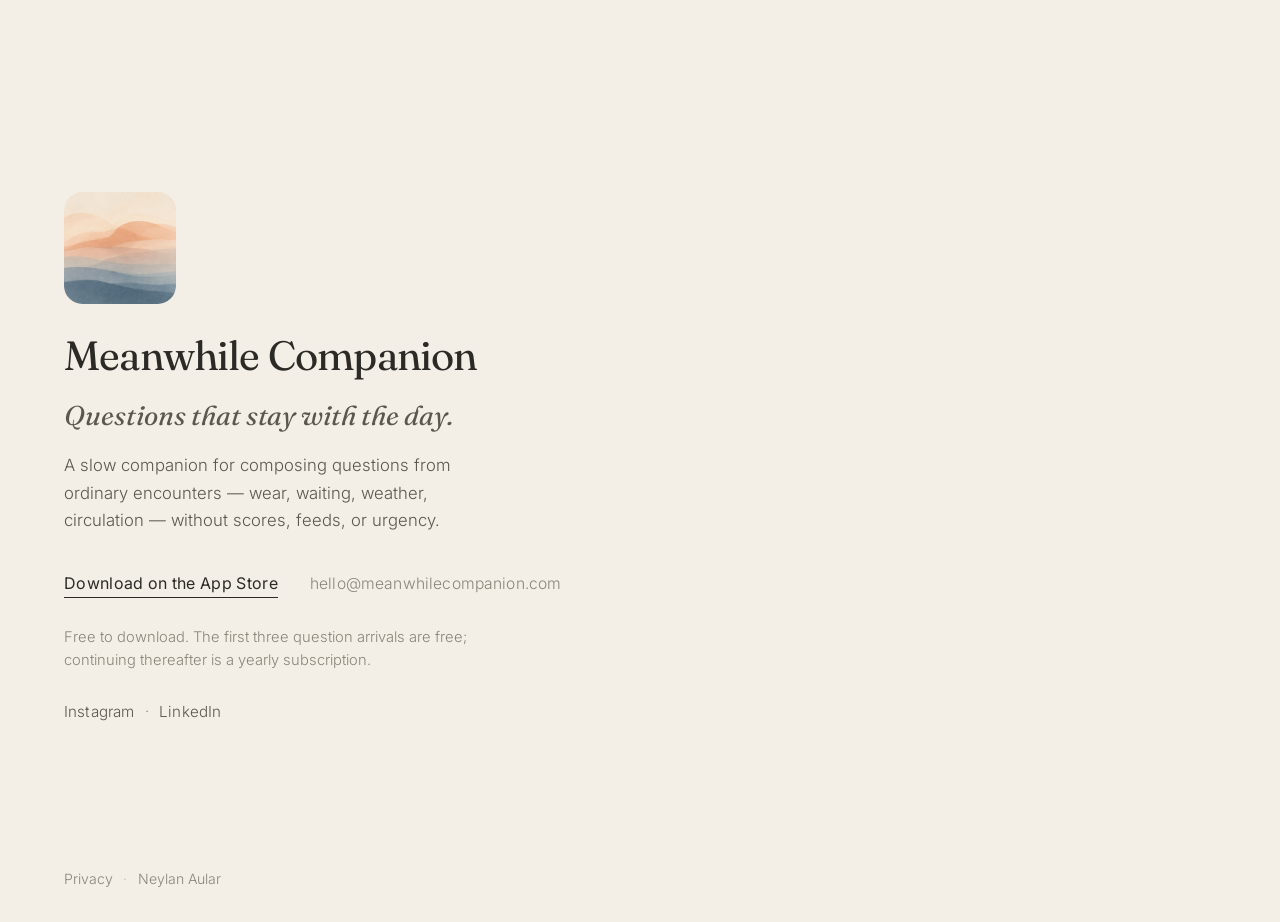
<file: index.html>
<!DOCTYPE html>
<html lang="en">
<head>
  <meta charset="UTF-8" />
  <meta name="viewport" content="width=device-width, initial-scale=1.0" />
  <title>Meanwhile Companion</title>
  <meta name="description" content="Meanwhile Companion — a slow practice of composing questions from ordinary encounters." />
  <meta name="author" content="Neylan Aular" />
  <meta name="robots" content="index, follow" />
  <link rel="canonical" href="https://meanwhilecompanion.com/" />
  <link rel="icon" href="favicon.svg" type="image/svg+xml" />

  <meta property="og:type" content="website" />
  <meta property="og:site_name" content="Meanwhile Companion" />
  <meta property="og:title" content="Meanwhile Companion" />
  <meta property="og:description" content="A slow practice of composing questions from ordinary encounters." />
  <meta property="og:url" content="https://meanwhilecompanion.com/" />
  <meta property="og:image" content="https://meanwhilecompanion.com/social/og-1200x630.png" />
  <meta name="twitter:card" content="summary_large_image" />
  <meta name="twitter:title" content="Meanwhile Companion" />
  <meta name="twitter:description" content="A slow practice of composing questions from ordinary encounters." />
  <meta name="twitter:image" content="https://meanwhilecompanion.com/social/og-1200x630.png" />

  <link rel="preconnect" href="https://fonts.googleapis.com" />
  <link rel="preconnect" href="https://fonts.gstatic.com" crossorigin />
  <link href="https://fonts.googleapis.com/css2?family=Fraunces:ital,opsz,wght@0,9..144,400;0,9..144,500;1,9..144,400&family=Inter:wght@300;400;500&display=swap" rel="stylesheet" />
  <link rel="stylesheet" href="styles.css" />
</head>
<body>
  <a class="skip" href="#main">Skip to content</a>

  <main id="main" class="stage">
    <img
      class="logo"
      src="social/layers.jpg"
      alt=""
      width="112"
      height="112"
    />

    <p class="brand">Meanwhile Companion</p>
    <h1 class="headline">Questions that stay with the day.</h1>
    <p class="support">
      A slow companion for composing questions from ordinary encounters —
      wear, waiting, weather, circulation — without scores, feeds, or urgency.
    </p>

    <div class="actions">
      <a
        class="cta"
        id="app-store"
        href="https://apps.apple.com/app/id6791992091"
        rel="noopener noreferrer"
        target="_blank"
      >
        Download on the App Store
      </a>
      <a class="cta-faint" href="mailto:hello@meanwhilecompanion.com">hello@meanwhilecompanion.com</a>
    </div>

    <p class="note">
      Free to download. The first three question arrivals are free; continuing thereafter is a yearly subscription.
    </p>

    <nav class="social" aria-label="Elsewhere">
      <a href="https://www.instagram.com/meanwhilecompanion/" rel="noopener noreferrer" target="_blank">Instagram</a>
      <span class="sep" aria-hidden="true">·</span>
      <a href="https://www.linkedin.com/company/meanwhile-companion" rel="noopener noreferrer" target="_blank">LinkedIn</a>
    </nav>
  </main>

  <footer class="foot">
    <a href="/privacy.html">Privacy</a>
    <span class="sep" aria-hidden="true">·</span>
    <a href="https://neylanaular.com/">Neylan Aular</a>
  </footer>
</body>
</html>
</file>
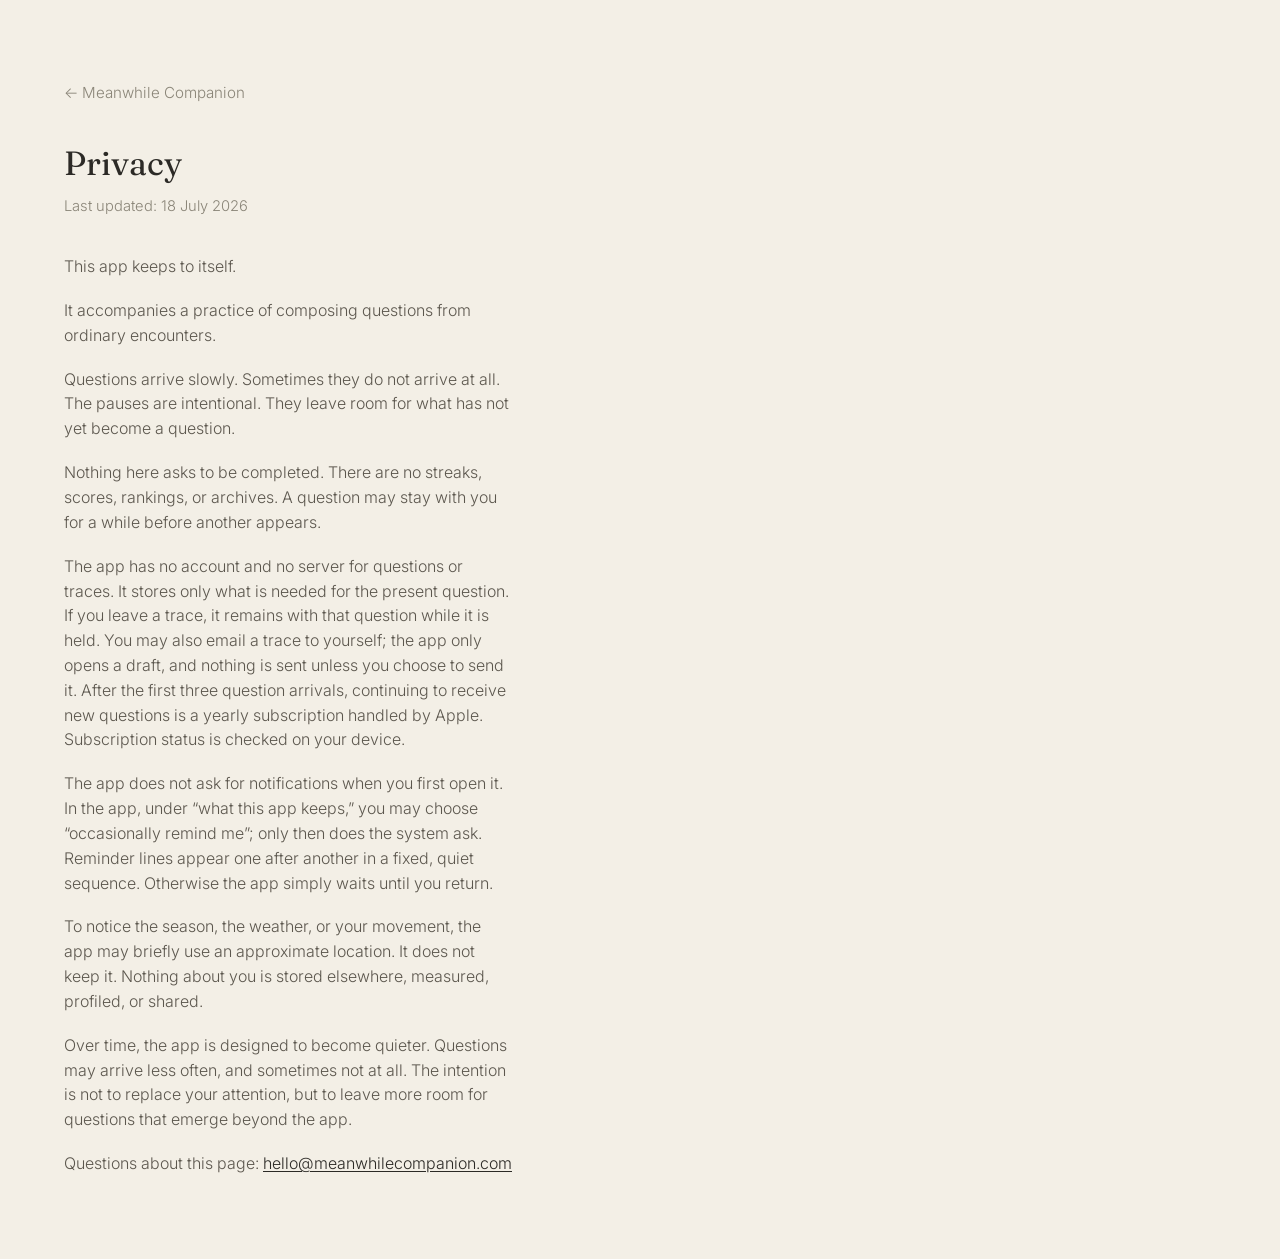
<file: privacy.html>
<!DOCTYPE html>
<html lang="en">
<head>
  <meta charset="UTF-8" />
  <meta name="viewport" content="width=device-width, initial-scale=1.0" />
  <title>Meanwhile Companion — Privacy</title>
  <meta name="description" content="Privacy note for Meanwhile Companion." />
  <meta name="robots" content="index, follow" />
  <link rel="canonical" href="https://meanwhilecompanion.com/privacy.html" />
  <link rel="icon" href="favicon.svg" type="image/svg+xml" />
  <link rel="preconnect" href="https://fonts.googleapis.com" />
  <link rel="preconnect" href="https://fonts.gstatic.com" crossorigin />
  <link href="https://fonts.googleapis.com/css2?family=Fraunces:ital,opsz,wght@0,9..144,400;1,9..144,400&family=Inter:wght@300;400&display=swap" rel="stylesheet" />
  <link rel="stylesheet" href="styles.css" />
  <style>
    .legal {
      position: relative;
      z-index: 1;
      max-width: 36rem;
      padding: clamp(3rem, 8vw, 5rem) clamp(1.5rem, 6vw, 4rem) 4rem;
    }
    .legal h1 {
      font-family: var(--serif);
      font-weight: 400;
      font-size: clamp(1.6rem, 1.3rem + 1.2vw, 2.1rem);
      margin: 0 0 0.4rem;
    }
    .legal .meta {
      color: var(--faint);
      font-size: 0.92rem;
      margin: 0 0 2.25rem;
    }
    .legal p {
      color: var(--ink-soft);
      margin: 0 0 1.2rem;
      max-width: 32rem;
    }
    .legal a {
      color: var(--ink);
      text-decoration: underline;
      text-underline-offset: 0.15em;
    }
    .legal .back {
      display: inline-block;
      margin-bottom: 2rem;
      color: var(--faint);
      font-size: 0.95rem;
      text-decoration: none;
    }
    .legal .back:hover { color: var(--ink); }
  </style>
</head>
<body>
  <a class="skip" href="#main">Skip to content</a>
  <div class="atmosphere" aria-hidden="true"></div>
  <main id="main" class="legal">
    <a class="back" href="/">← Meanwhile Companion</a>
    <h1>Privacy</h1>
    <p class="meta">Last updated: 18 July 2026</p>

    <p>This app keeps to itself.</p>

    <p>It accompanies a practice of composing questions from ordinary encounters.</p>

    <p>
      Questions arrive slowly. Sometimes they do not arrive at all. The pauses are intentional.
      They leave room for what has not yet become a question.
    </p>

    <p>
      Nothing here asks to be completed. There are no streaks, scores, rankings, or archives.
      A question may stay with you for a while before another appears.
    </p>

    <p>
      The app has no account and no server for questions or traces. It stores only what is needed for the present question.
      If you leave a trace, it remains with that question while it is held. You may also email a
      trace to yourself; the app only opens a draft, and nothing is sent unless you choose to send it.
      After the first three question arrivals, continuing to receive new questions is a yearly subscription
      handled by Apple. Subscription status is checked on your device.
    </p>

    <p>
      The app does not ask for notifications when you first open it. In the app, under
      “what this app keeps,” you may choose “occasionally remind me”; only then does the
      system ask. Reminder lines appear one after another in a fixed, quiet sequence.
      Otherwise the app simply waits until you return.
    </p>

    <p>
      To notice the season, the weather, or your movement, the app may briefly use an approximate
      location. It does not keep it. Nothing about you is stored elsewhere, measured, profiled, or shared.
    </p>

    <p>
      Over time, the app is designed to become quieter. Questions may arrive less often, and sometimes
      not at all. The intention is not to replace your attention, but to leave more room for questions
      that emerge beyond the app.
    </p>

    <p>
      Questions about this page:
      <a href="mailto:hello@meanwhilecompanion.com">hello@meanwhilecompanion.com</a>
    </p>
  </main>
</body>
</html>
</file>
<file: styles.css>
/* Meanwhile Companion — public site
   Logo mark + type. No background image. */

:root {
  --paper: #f3efe6;
  --ink: #2c2a26;
  --ink-soft: #5c574e;
  --faint: #8a8578;
  --hairline: #dcd6c8;

  --serif: "Fraunces", Georgia, "Times New Roman", serif;
  --sans: "Inter", system-ui, -apple-system, sans-serif;
}

* { box-sizing: border-box; }

html, body {
  margin: 0;
  min-height: 100%;
}

body {
  font-family: var(--sans);
  font-weight: 300;
  color: var(--ink);
  background: var(--paper);
  line-height: 1.55;
  -webkit-font-smoothing: antialiased;
}

.skip {
  position: absolute;
  left: -999px;
  top: 0;
  background: var(--ink);
  color: var(--paper);
  padding: 0.5rem 1rem;
  z-index: 10;
}
.skip:focus { left: 1rem; top: 1rem; }

.stage {
  min-height: 100vh;
  min-height: 100dvh;
  display: flex;
  flex-direction: column;
  justify-content: center;
  padding: clamp(2.5rem, 8vw, 5rem) clamp(1.5rem, 6vw, 4rem) 4rem;
  max-width: 40rem;
}

.logo {
  display: block;
  width: clamp(5.5rem, 4.5rem + 4vw, 7rem);
  height: auto;
  aspect-ratio: 1;
  margin: 0 0 1.75rem;
  border-radius: 1.15rem;
  opacity: 0;
  animation: arrive 1.4s ease forwards;
}

.brand {
  font-family: var(--serif);
  font-size: clamp(1.85rem, 1.25rem + 2.2vw, 2.55rem);
  font-weight: 400;
  letter-spacing: -0.02em;
  margin: 0 0 1.1rem;
  line-height: 1.15;
  opacity: 0;
  animation: arrive 1.4s ease 0.12s forwards;
}

.headline {
  font-family: var(--serif);
  font-weight: 400;
  font-style: italic;
  font-size: clamp(1.3rem, 1.05rem + 1.1vw, 1.7rem);
  line-height: 1.35;
  color: var(--ink-soft);
  margin: 0 0 1.15rem;
  opacity: 0;
  animation: arrive 1.4s ease 0.28s forwards;
}

.support {
  margin: 0;
  max-width: 28rem;
  font-size: 1.05rem;
  line-height: 1.65;
  color: var(--ink-soft);
  opacity: 0;
  animation: arrive 1.4s ease 0.42s forwards;
}

.actions {
  margin-top: 2.25rem;
  display: flex;
  flex-wrap: wrap;
  gap: 1.15rem 2rem;
  align-items: baseline;
  opacity: 0;
  animation: arrive 1.4s ease 0.56s forwards;
}

.cta {
  font-family: var(--sans);
  font-weight: 400;
  font-size: 1rem;
  color: var(--ink);
  text-decoration: none;
  letter-spacing: 0.02em;
  border-bottom: 1px solid var(--ink);
  padding-bottom: 0.1rem;
  transition: color 0.25s ease, border-color 0.25s ease;
}
.cta:hover { color: var(--ink-soft); border-color: var(--faint); }

.cta-soon {
  border-bottom-style: dotted;
  color: var(--faint);
  border-color: var(--hairline);
  pointer-events: none;
}

.cta-faint {
  font-size: 0.98rem;
  color: var(--faint);
  text-decoration: none;
  letter-spacing: 0.01em;
  transition: color 0.25s ease;
}
.cta-faint:hover { color: var(--ink); }

.note {
  margin: 1.75rem 0 0;
  max-width: 26rem;
  font-size: 0.92rem;
  line-height: 1.55;
  color: var(--faint);
  opacity: 0;
  animation: arrive 1.4s ease 0.7s forwards;
}

.social {
  margin-top: 1.75rem;
  display: flex;
  flex-wrap: wrap;
  gap: 0.45rem 0.65rem;
  align-items: center;
  font-size: 0.95rem;
  opacity: 0;
  animation: arrive 1.4s ease 0.84s forwards;
}
.social a {
  color: var(--ink-soft);
  text-decoration: none;
  letter-spacing: 0.01em;
  transition: color 0.25s ease;
}
.social a:hover { color: var(--ink); }

.foot {
  padding: 0 clamp(1.5rem, 6vw, 4rem) 2rem;
  margin-top: -2rem;
  font-size: 0.88rem;
  color: var(--faint);
  display: flex;
  flex-wrap: wrap;
  gap: 0.5rem 0.65rem;
  align-items: center;
}
.foot a {
  color: inherit;
  text-decoration: none;
}
.foot a:hover { color: var(--ink-soft); }
.sep { opacity: 0.5; }

@keyframes arrive {
  from { opacity: 0; transform: translateY(6px); }
  to { opacity: 1; transform: translateY(0); }
}

@media (prefers-reduced-motion: reduce) {
  .logo, .brand, .headline, .support, .actions, .note, .social {
    opacity: 1;
    animation: none;
    transform: none;
  }
}
</file>
